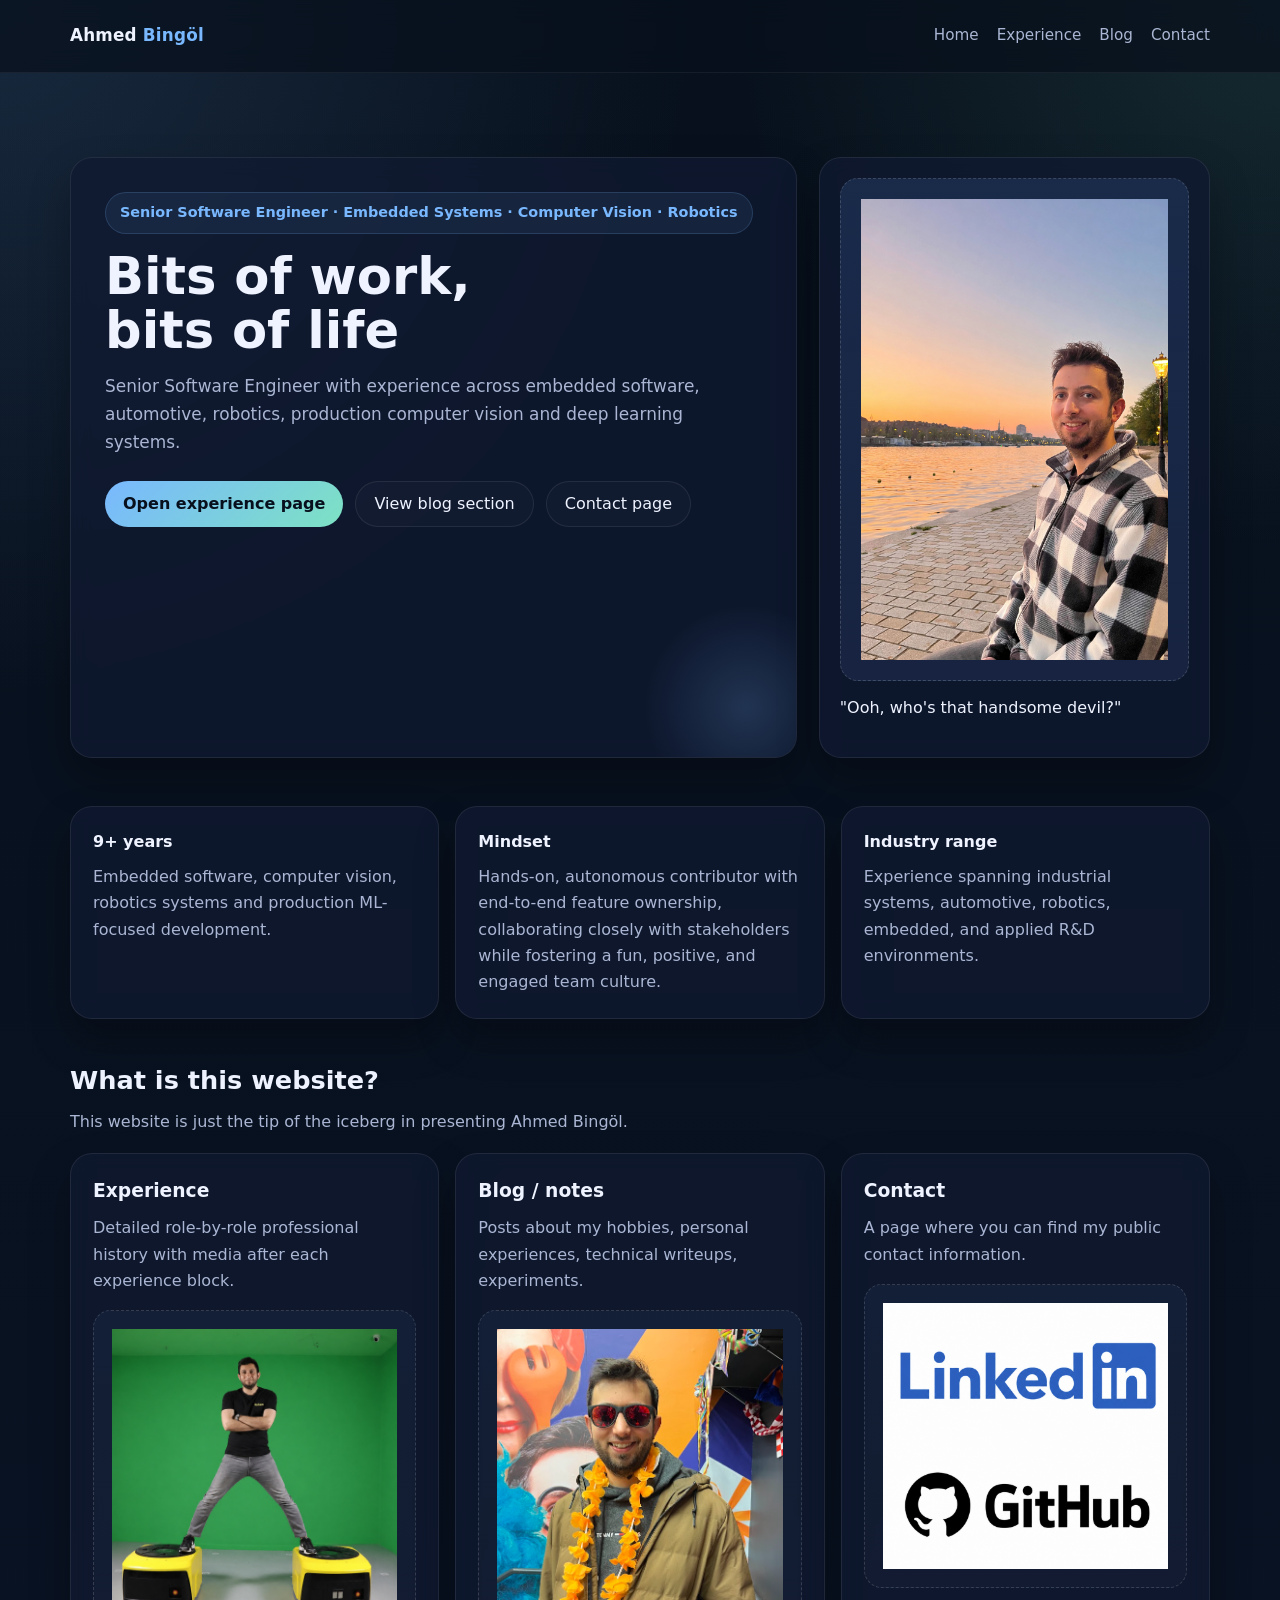
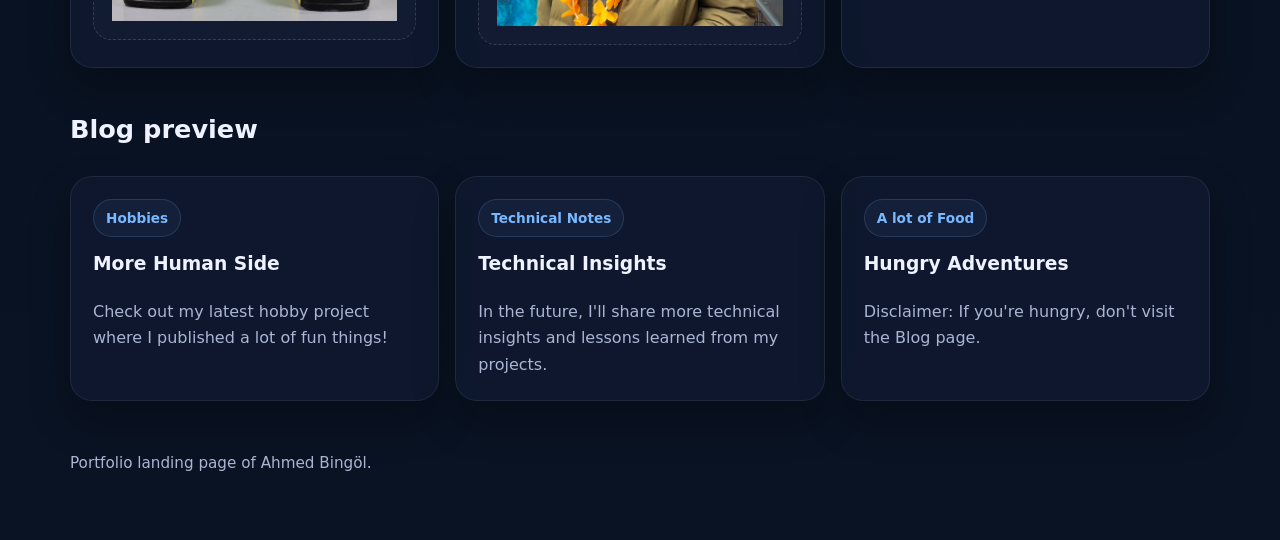
<file: index.html>
<!DOCTYPE html>
<html lang="en">
<head>
  <meta charset="UTF-8" />
  <meta name="viewport" content="width=device-width, initial-scale=1.0" />
  <title>Ahmed Bingöl | Portfolio</title>
  <meta name="description" content="Portfolio website for Ahmed Bingöl - Senior Software Engineer, Embedded Systems, Computer Vision, and Robotics." />
  
  <!-- Google tag (gtag.js) -->
  <script async src="https://www.googletagmanager.com/gtag/js?id=G-4FM8ND76WZ"></script>
  <script>
    window.dataLayer = window.dataLayer || [];
    function gtag(){dataLayer.push(arguments);}
    gtag('js', new Date());
    gtag('config', 'G-4FM8ND76WZ');
  </script>
  
  <style>
    :root {
      --bg: #08111f;
      --bg-soft: #101a31;
      --panel: rgba(16, 26, 49, 0.76);
      --panel-2: rgba(20, 34, 63, 0.86);
      --line: rgba(255,255,255,0.08);
      --text: #eef3ff;
      --muted: #aab6d3;
      --accent: #79b8ff;
      --accent-2: #7de2c3;
      --shadow: 0 20px 40px rgba(0,0,0,0.28);
      --radius: 22px;
      --max: 1140px;
    }

    * { box-sizing: border-box; }
    html { scroll-behavior: smooth; }
    body {
      margin: 0;
      font-family: Inter, ui-sans-serif, system-ui, -apple-system, BlinkMacSystemFont, "Segoe UI", sans-serif;
      background:
        radial-gradient(circle at top left, rgba(121,184,255,0.15), transparent 28%),
        radial-gradient(circle at top right, rgba(125,226,195,0.12), transparent 22%),
        linear-gradient(180deg, #07101c 0%, #0a1324 100%);
      color: var(--text);
      line-height: 1.65;
    }

    a { color: inherit; text-decoration: none; }
    img { display: block; max-width: 100%; }

    .container {
      width: min(calc(100% - 32px), var(--max));
      margin: 0 auto;
    }

    .nav {
      position: sticky;
      top: 0;
      z-index: 40;
      backdrop-filter: blur(12px);
      background: rgba(7, 16, 28, 0.72);
      border-bottom: 1px solid rgba(255,255,255,0.06);
    }

    .nav-inner {
      min-height: 72px;
      display: flex;
      align-items: center;
      justify-content: space-between;
      gap: 20px;
    }

    .brand {
      font-size: 1.05rem;
      font-weight: 800;
      letter-spacing: 0.2px;
    }

    .brand span { color: var(--accent); }

    .nav-links {
      display: flex;
      gap: 18px;
      flex-wrap: wrap;
      font-size: 0.95rem;
      color: var(--muted);
    }

    .nav-links a:hover,
    .text-link:hover { color: var(--text); }

    .hero {
      padding: 84px 0 28px;
    }

    .hero-grid {
      display: grid;
      grid-template-columns: 1.3fr 0.7fr;
      gap: 22px;
      align-items: stretch;
    }

    .card,
    .photo-card,
    .mini-card,
    .preview-card,
    .blog-card {
      border: 1px solid var(--line);
      border-radius: var(--radius);
      background: var(--panel);
      backdrop-filter: blur(10px);
      box-shadow: var(--shadow);
    }

    .hero-card {
      padding: 34px;
      position: relative;
      overflow: hidden;
    }

    .hero-card::after {
      content: "";
      position: absolute;
      right: -70px;
      bottom: -70px;
      width: 240px;
      height: 240px;
      background: radial-gradient(circle, rgba(121,184,255,0.18), transparent 60%);
      pointer-events: none;
    }

    .eyebrow {
      display: inline-flex;
      padding: 8px 14px;
      border-radius: 999px;
      font-size: 0.9rem;
      font-weight: 700;
      color: var(--accent);
      background: rgba(121,184,255,0.08);
      border: 1px solid rgba(121,184,255,0.18);
      margin-bottom: 16px;
    }

    h1, h2, h3, h4, p { margin-top: 0; }

    h1 {
      font-size: clamp(2.2rem, 4vw, 4.2rem);
      line-height: 1.05;
      margin-bottom: 16px;
      max-width: 11ch;
    }

    .lead {
      color: var(--muted);
      font-size: 1.06rem;
      max-width: 64ch;
      margin-bottom: 24px;
    }

    .hero-actions {
      display: flex;
      gap: 12px;
      flex-wrap: wrap;
    }

    .button {
      display: inline-flex;
      align-items: center;
      justify-content: center;
      min-height: 46px;
      padding: 0 18px;
      border-radius: 999px;
      border: 1px solid var(--line);
      background: rgba(255,255,255,0.02);
      transition: transform 0.15s ease, border-color 0.15s ease, background 0.15s ease;
    }

    .button:hover {
      transform: translateY(-1px);
      border-color: rgba(121,184,255,0.34);
      background: rgba(255,255,255,0.04);
    }

    .button.primary {
      background: linear-gradient(135deg, var(--accent), var(--accent-2));
      color: #07101c;
      border: none;
      font-weight: 800;
    }

    .photo-card {
      padding: 20px;
      display: flex;
      flex-direction: column;
      justify-content: center;
      gap: 14px;
    }

    .photo-placeholder {
      width: 100%;
      aspect-ratio: 4 / 5;
      border-radius: 18px;
      border: 1px dashed rgba(255,255,255,0.16);
      background:
        linear-gradient(180deg, rgba(121,184,255,0.07), rgba(255,255,255,0.02)),
        var(--panel-2);
      display: flex;
      align-items: center;
      justify-content: center;
      text-align: center;
      color: var(--muted);
      padding: 20px;
    }

    .photo-card code,
    .image-placeholder code {
      color: var(--accent-2);
      font-family: ui-monospace, SFMono-Regular, Menlo, monospace;
      font-size: 0.88rem;
    }

    .mini-grid,
    .preview-grid,
    .blog-grid {
      display: grid;
      grid-template-columns: repeat(3, 1fr);
      gap: 16px;
    }

    .mini-card,
    .preview-card,
    .blog-card {
      padding: 22px;
    }

    .mini-card strong,
    .preview-card h3 {
      display: block;
      margin-bottom: 8px;
    }

    .mini-card p,
    .preview-card p,
    .blog-card p,
    .split-card p {
      color: var(--muted);
      margin-bottom: 0;
    }

    section {
      padding: 20px 0;
    }

    .section-head {
      display: flex;
      justify-content: space-between;
      align-items: end;
      gap: 18px;
      margin-bottom: 18px;
    }

    .section-head h2 {
      font-size: clamp(1.5rem, 2vw, 2.2rem);
      margin-bottom: 8px;
    }

    .section-head p {
      color: var(--muted);
      margin-bottom: 0;
      max-width: 66ch;
    }

    .split-grid {
      display: grid;
      grid-template-columns: 1fr 1fr;
      gap: 18px;
    }

    .split-card {
      padding: 26px;
    }

    .tag {
      display: inline-flex;
      padding: 7px 12px;
      border-radius: 999px;
      border: 1px solid rgba(125,226,195,0.2);
      color: var(--accent-2);
      background: rgba(125,226,195,0.06);
      font-size: 0.85rem;
      font-weight: 700;
      margin-bottom: 12px;
    }

    .image-placeholder {
      margin-top: 16px;
      min-height: 150px;
      border: 1px dashed rgba(255,255,255,0.15);
      border-radius: 18px;
      background: linear-gradient(180deg, rgba(121,184,255,0.05), rgba(255,255,255,0.02));
      display: flex;
      align-items: center;
      justify-content: center;
      text-align: center;
      padding: 18px;
      color: var(--muted);
    }

    .blog-tag {
      display: inline-flex;
      padding: 7px 12px;
      border-radius: 999px;
      border: 1px solid rgba(121,184,255,0.18);
      color: var(--accent);
      background: rgba(121,184,255,0.06);
      font-size: 0.85rem;
      font-weight: 700;
      margin-bottom: 12px;
    }

    .footer {
      padding: 30px 0 64px;
      color: var(--muted);
      font-size: 0.95rem;
    }

    @media (max-width: 980px) {
      .hero-grid,
      .mini-grid,
      .preview-grid,
      .split-grid,
      .blog-grid {
        grid-template-columns: 1fr;
      }
    }

    @media (max-width: 760px) {
      .hero-card,
      .photo-card,
      .mini-card,
      .preview-card,
      .split-card,
      .blog-card {
        padding: 20px;
      }

      .nav-inner,
      .section-head {
        display: block;
      }

      .nav-links {
        margin-top: 12px;
      }
    }
  </style>
</head>
<body>
  <header class="nav">
    <div class="container nav-inner">
      <a class="brand" href="index.html">Ahmed <span>Bingöl</span></a>
      <nav class="nav-links">
        <a href="index.html">Home</a>
        <a href="experience.html">Experience</a>
        <a href="blog.html">Blog</a>
        <a href="contact.html">Contact</a>
      </nav>
    </div>
  </header>

  <main class="container">
    <section class="hero">
      <div class="hero-grid">
        <article class="card hero-card">
          <div class="eyebrow">Senior Software Engineer · Embedded Systems · Computer Vision · Robotics</div>
          <h1>Bits of work, bits of life</h1>
          <p class="lead">
            Senior Software Engineer with experience across embedded software, automotive,
            robotics, production computer vision and deep learning systems. 
          </p>
          <div class="hero-actions">
            <a class="button primary" href="experience.html">Open experience page</a>
            <a class="button" href="blog.html">View blog section</a>
            <a class="button" href="contact.html">Contact page</a>
          </div>
        </article>

       <aside class="photo-card">
        <div class="photo-placeholder">
            <img src="images/profile.jpg" alt="Portrait of Ahmed Bingöl" class="profile-photo">
        </div>
        <p>
            "Ooh, who's that handsome devil?"
        </p>
        </aside>
      </div>
    </section>

    <section>
      <div class="mini-grid">
        <article class="mini-card">
          <strong>9+ years</strong>
          <p>Embedded software, computer vision, robotics systems and production ML-focused development.</p>
        </article>
        <article class="mini-card">
          <strong>Mindset</strong>
          <p>Hands-on, autonomous contributor with end-to-end feature ownership, collaborating closely with stakeholders while fostering a fun, positive, and engaged team culture.</p>
        </article>
        <article class="mini-card">
          <strong>Industry range</strong>
          <p>Experience spanning industrial systems, automotive, robotics, embedded, and applied R&amp;D environments.</p>
        </article>
      </div>
    </section>

    <section>
      <div class="section-head">
        <div>
          <h2>What is this website?</h2>
          <p>This website is just the tip of the iceberg in presenting Ahmed Bingöl.</p>
        </div>
      </div>
      <div class="preview-grid">
       <article class="preview-card">
        <h3>Experience</h3>
        <p>
            Detailed role-by-role professional history with media after each experience block.
        </p>
        <div class="image-placeholder">
            <img src="images/home-experience-preview.jpg" alt="Experience preview image" class="preview-image">
        </div>
        </article>
        <article class="preview-card">
          <h3>Blog / notes</h3>
          <p>
            Posts about my hobbies, personal experiences, technical writeups, experiments.
          </p>
            <div class="image-placeholder">
                <img src="images/home-blog.png" alt="Blog preview image" class="preview-image">
            </div>
        </article>
        <article class="preview-card">
          <h3>Contact</h3>
          <p>
            A page where you can find my public contact information.
          </p>
          <div class="image-placeholder">
            <img src="images/home-contact-preview.png" alt="Contact preview image" class="preview-image">
          </div>
        </article>
      </div>
    </section>

    <section>
      <div class="section-head">
        <div>
          <h2>Blog preview</h2>
        </div>
      </div>
      <div class="blog-grid">
        <article class="blog-card">
          <span class="blog-tag">Hobbies</span>
          <h3>More Human Side</h3>
          <p>Check out my latest hobby project where I published a lot of fun things!</p>
        </article>
        <article class="blog-card">
          <span class="blog-tag">Technical Notes</span>
          <h3>Technical Insights</h3>
          <p>In the future, I'll share more technical insights and lessons learned from my projects.</p>
        </article>
        <article class="blog-card">
          <span class="blog-tag">A lot of Food</span>
          <h3>Hungry Adventures</h3>
          <p>Disclaimer: If you're hungry, don't visit the Blog page.</p>
        </article>
      </div>
    </section>
  </main>

  <footer class="container footer">
    Portfolio landing page of Ahmed Bingöl.
  </footer>
</body>
</html>
</file>
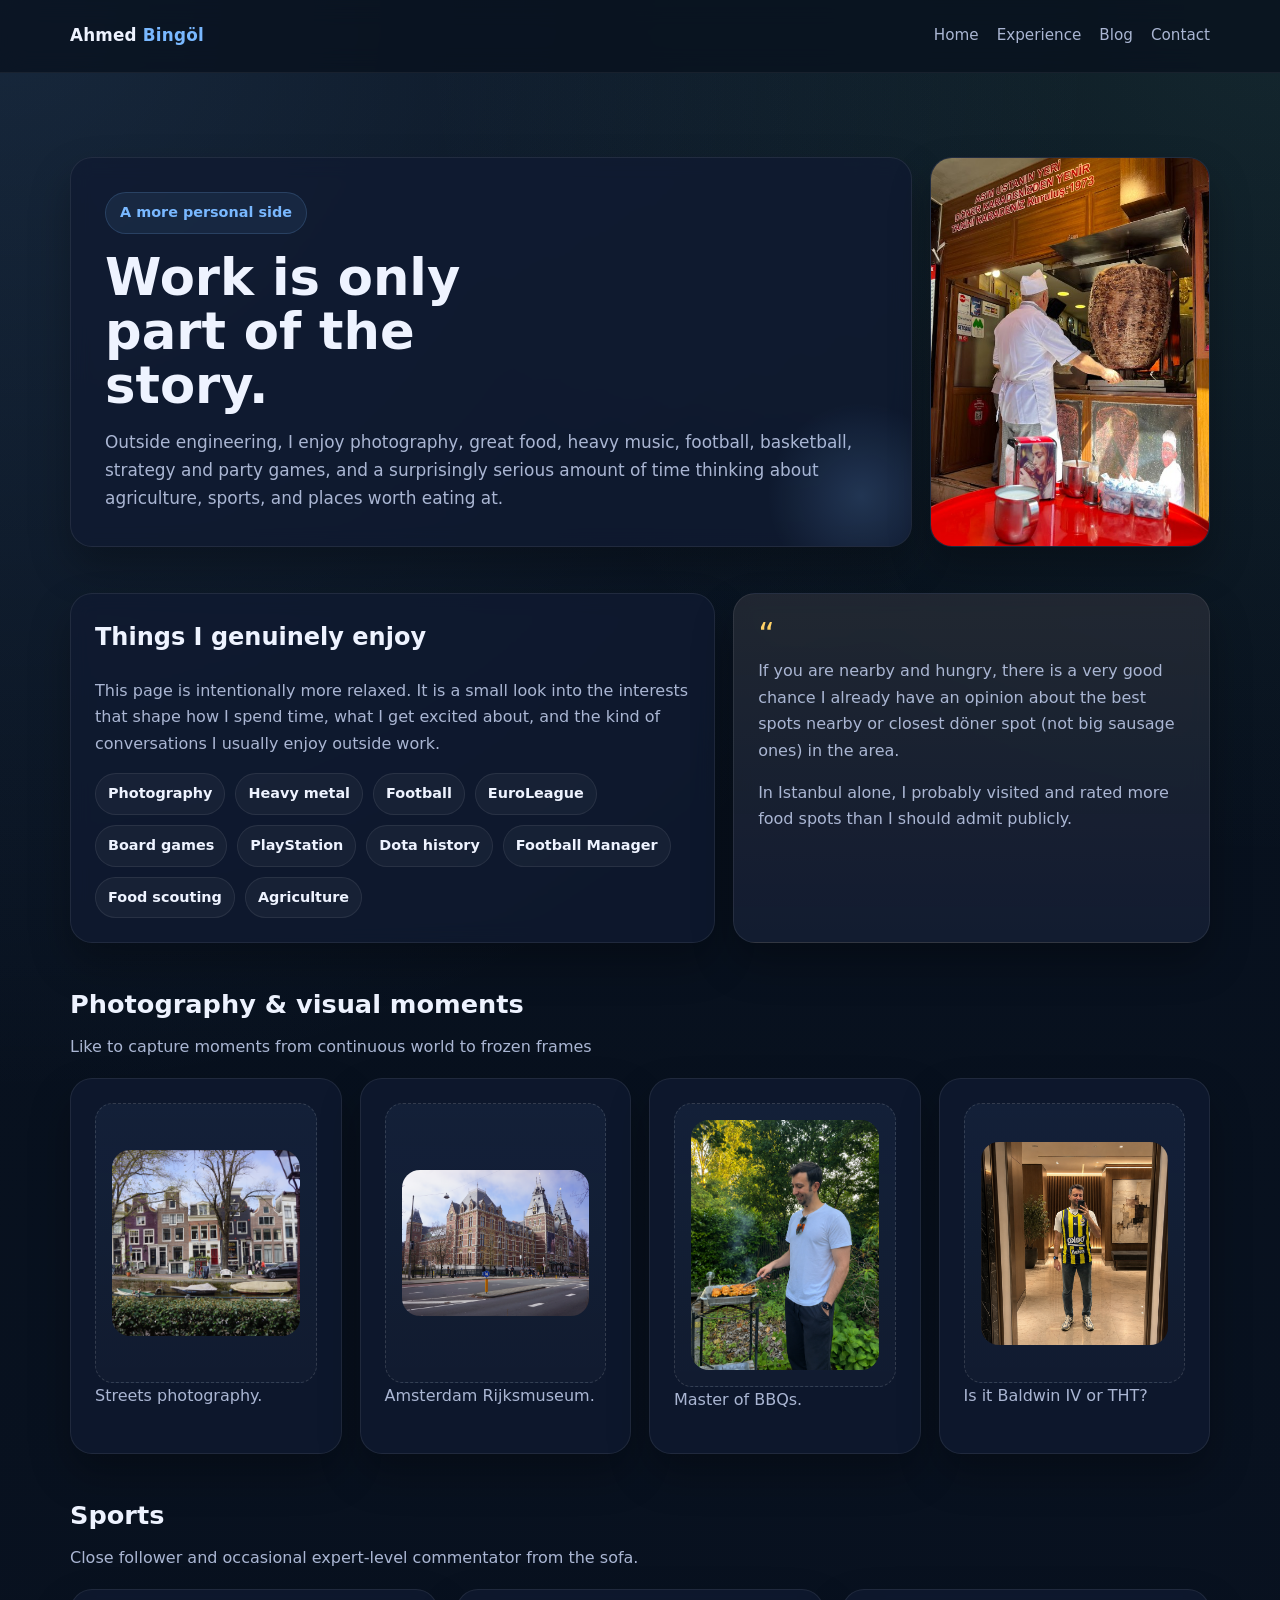
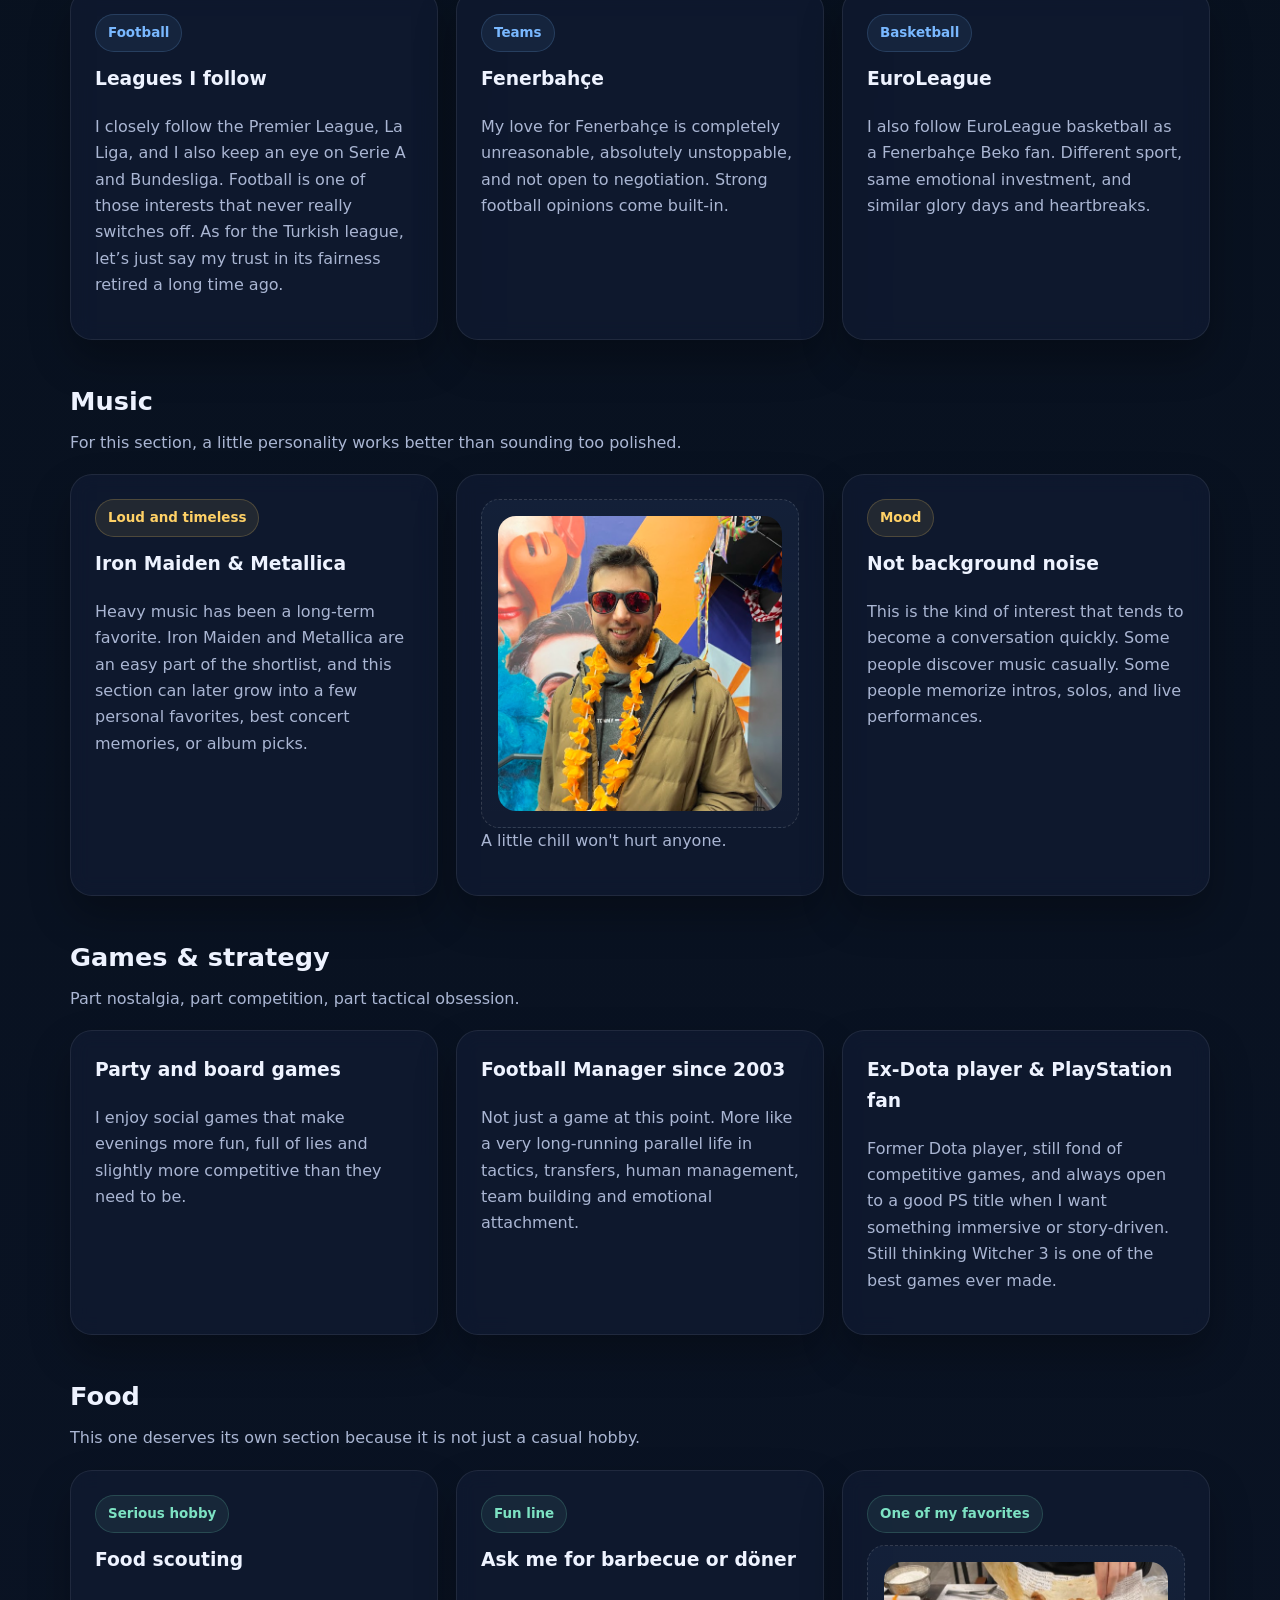
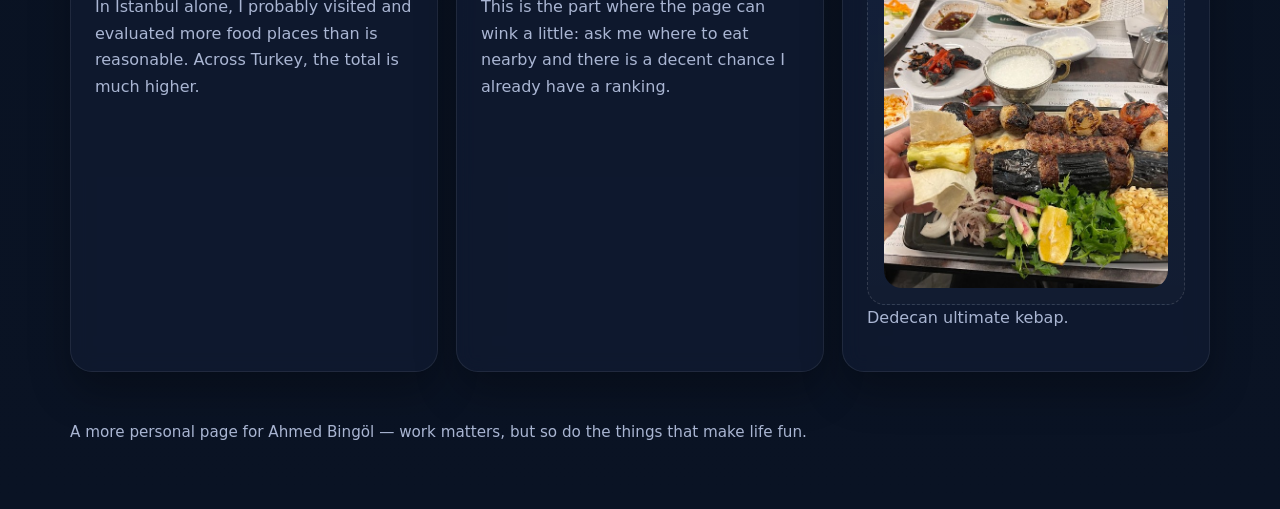
<file: blog.html>
<!DOCTYPE html>
<html lang="en">
<head>
  <meta charset="UTF-8" />
  <meta name="viewport" content="width=device-width, initial-scale=1.0" />
  <title>Ahmed Bingöl | Hobbies</title>
  <meta name="description" content="A more personal page about Ahmed Bingöl's hobbies, interests, music, sports, photography, food and games." />

  <!-- Google tag (gtag.js) -->
  <script async src="https://www.googletagmanager.com/gtag/js?id=G-4FM8ND76WZ"></script>
  <script>
    window.dataLayer = window.dataLayer || [];
    function gtag(){dataLayer.push(arguments);}
    gtag('js', new Date());
    gtag('config', 'G-4FM8ND76WZ');
  </script>

  <style>
    :root {
      --bg: #08111f;
      --panel: rgba(16, 26, 49, 0.78);
      --panel-2: rgba(20, 34, 63, 0.9);
      --line: rgba(255,255,255,0.08);
      --text: #eef3ff;
      --muted: #aab6d3;
      --accent: #79b8ff;
      --accent-2: #7de2c3;
      --accent-3: #ffd166;
      --shadow: 0 20px 40px rgba(0,0,0,0.28);
      --radius: 22px;
      --max: 1140px;
    }

    * { box-sizing: border-box; }
    html {
      scroll-behavior: smooth;
      overflow-x: hidden;
    }

    body {
      margin: 0;
      overflow-x: hidden;
      font-family: Inter, ui-sans-serif, system-ui, -apple-system, BlinkMacSystemFont, "Segoe UI", sans-serif;
      color: var(--text);
      line-height: 1.65;
      background:
        radial-gradient(circle at top left, rgba(121,184,255,0.14), transparent 28%),
        radial-gradient(circle at top right, rgba(125,226,195,0.11), transparent 22%),
        linear-gradient(180deg, #07101c 0%, #0a1324 100%);
    }

    a { color: inherit; text-decoration: none; }
    img { display: block; max-width: 100%; }

    .container {
      width: min(calc(100% - 32px), var(--max));
      margin: 0 auto;
    }

    .nav {
      position: sticky;
      top: 0;
      z-index: 40;
      backdrop-filter: blur(12px);
      background: rgba(7, 16, 28, 0.72);
      border-bottom: 1px solid rgba(255,255,255,0.06);
    }

    .nav-inner {
      min-height: 72px;
      display: flex;
      align-items: center;
      justify-content: space-between;
      gap: 20px;
    }

    .brand {
      font-size: 1.05rem;
      font-weight: 800;
      letter-spacing: 0.2px;
    }

    .brand span { color: var(--accent); }

    .nav-links {
      display: flex;
      gap: 18px;
      flex-wrap: wrap;
      font-size: 0.95rem;
      color: var(--muted);
    }

    .nav-links a:hover { color: var(--text); }

    .hero {
      padding: 84px 0 26px;
    }

    .hero-card,
    .card,
    .quote-card,
    .interest-card,
    .gallery-card,
    .music-card,
    .sports-card,
    .food-card {
      border: 1px solid var(--line);
      border-radius: var(--radius);
      background: var(--panel);
      backdrop-filter: blur(10px);
      box-shadow: var(--shadow);
    }

    .hero-card {
      padding: 34px;
      position: relative;
      overflow: hidden;
    }

    .hero-card::after {
      content: "";
      position: absolute;
      right: -60px;
      bottom: -60px;
      width: 220px;
      height: 220px;
      background: radial-gradient(circle, rgba(121,184,255,0.18), transparent 60%);
      pointer-events: none;
    }

    .eyebrow {
      display: inline-flex;
      padding: 8px 14px;
      border-radius: 999px;
      font-size: 0.9rem;
      font-weight: 700;
      color: var(--accent);
      background: rgba(121,184,255,0.08);
      border: 1px solid rgba(121,184,255,0.18);
      margin-bottom: 16px;
    }

    h1, h2, h3, h4, p { margin-top: 0; }

    h1 {
      font-size: clamp(2.1rem, 4vw, 4rem);
      line-height: 1.06;
      margin-bottom: 16px;
      max-width: 12ch;
    }

    .lead {
      color: var(--muted);
      font-size: 1.06rem;
      max-width: 72ch;
      margin-bottom: 0;
    }

    section { padding: 20px 0; }

    .section-head {
      display: flex;
      justify-content: space-between;
      align-items: end;
      gap: 20px;
      margin-bottom: 18px;
    }

    .section-head h2 {
      font-size: clamp(1.45rem, 2vw, 2.2rem);
      margin-bottom: 8px;
    }

    .section-head p {
      color: var(--muted);
      margin-bottom: 0;
      max-width: 68ch;
    }

    .intro-grid,
    .music-grid,
    .gallery-grid,
    .sports-grid,
    .food-grid,
    .small-grid {
      display: grid;
      gap: 18px;
    }

    .intro-grid {
      grid-template-columns: 1.15fr 0.85fr;
    }

    .music-grid,
    .sports-grid,
    .food-grid,
    .small-grid {
      grid-template-columns: repeat(3, 1fr);
    }

    .gallery-grid {
      grid-template-columns: repeat(4, 1fr);
    }

    .card,
    .quote-card,
    .interest-card,
    .gallery-card,
    .music-card,
    .sports-card,
    .food-card {
      padding: 24px;
      min-width: 0;
    }

    .card p,
    .quote-card p,
    .interest-card p,
    .gallery-card p,
    .music-card p,
    .sports-card p,
    .food-card p,
    .interest-card li,
    .card li {
      color: var(--muted);
    }

    .quote-card {
      background:
        linear-gradient(180deg, rgba(255,209,102,0.08), rgba(255,255,255,0.02)),
        var(--panel);
    }

    .quote-mark {
      font-size: 2rem;
      line-height: 1;
      color: var(--accent-3);
      margin-bottom: 8px;
    }

    .tag-row {
      display: flex;
      flex-wrap: wrap;
      gap: 10px;
      margin-top: 14px;
    }

    .tag {
      display: inline-flex;
      align-items: center;
      padding: 8px 12px;
      border-radius: 999px;
      font-size: 0.9rem;
      font-weight: 700;
      color: var(--text);
      background: rgba(255,255,255,0.04);
      border: 1px solid var(--line);
    }

    .interest-list {
      margin: 0;
      padding-left: 18px;
    }

    .interest-list li { margin-bottom: 10px; }

    .placeholder-image {
      width: 100%;
      min-height: 185px;
      border-radius: 18px;
      border: 1px dashed rgba(255,255,255,0.14);
      background: linear-gradient(180deg, rgba(121,184,255,0.06), rgba(255,255,255,0.02));
      display: flex;
      align-items: center;
      justify-content: center;
      text-align: center;
      padding: 16px;
      color: var(--muted);
      overflow: hidden;
    }

    .placeholder-image.tall {
      min-height: 280px;
    }

    .placeholder-image code {
      color: var(--accent-2);
      font-family: ui-monospace, SFMono-Regular, Menlo, monospace;
      font-size: 0.85rem;
      word-break: break-word;
    }

    .pill {
      display: inline-flex;
      padding: 7px 12px;
      border-radius: 999px;
      font-size: 0.84rem;
      font-weight: 700;
      margin-bottom: 12px;
    }

    .pill.music {
      background: rgba(255,209,102,0.09);
      color: var(--accent-3);
      border: 1px solid rgba(255,209,102,0.2);
    }

    .pill.sports {
      background: rgba(121,184,255,0.08);
      color: var(--accent);
      border: 1px solid rgba(121,184,255,0.18);
    }

    .pill.food {
      background: rgba(125,226,195,0.08);
      color: var(--accent-2);
      border: 1px solid rgba(125,226,195,0.18);
    }

    .footer {
      padding: 28px 0 64px;
      color: var(--muted);
      font-size: 0.95rem;
    }

    @media (max-width: 980px) {
      .intro-grid,
      .music-grid,
      .sports-grid,
      .food-grid,
      .small-grid,
      .gallery-grid {
        grid-template-columns: 1fr;
      }
    }

    @media (max-width: 760px) {
      .hero-card,
      .card,
      .quote-card,
      .interest-card,
      .gallery-card,
      .music-card,
      .sports-card,
      .food-card {
        padding: 20px;
      }

      .nav-inner,
      .section-head {
        display: block;
      }

      .nav-links {
        margin-top: 12px;
      }
    }
  </style>
  <link rel="stylesheet" href="style.css">
</head>
<body>
  <header class="nav">
    <div class="container nav-inner">
      <a class="brand" href="index.html">Ahmed <span>Bingöl</span></a>
      <nav class="nav-links">
        <a href="index.html">Home</a>
        <a href="experience.html">Experience</a>
        <a href="blog.html">Blog</a>
        <a href="contact.html">Contact</a>
      </nav>
    </div>
  </header>

  <main class="container">
    <section class="hero">
        <div class="hero-split">
            <article class="hero-card">
            <div class="eyebrow">A more personal side</div>
            <h1>Work is only part of the story.</h1>
            <p class="lead">
                Outside engineering, I enjoy photography, great food, heavy music, football, basketball, strategy and party games,
                and a surprisingly serious amount of time thinking about agriculture, sports, and places worth eating at.
            </p>
            </article>

            <aside class="hero-image-card">
            <img src="images/hobby-1.jpg" alt="Hobby image" class="hero-side-image">
            </aside>
        </div>
    </section>

    <section>
      <div class="intro-grid">
        <article class="card">
          <h2>Things I genuinely enjoy</h2>
          <p>
            This page is intentionally more relaxed. It is a small look into the interests that shape how I spend time,
            what I get excited about, and the kind of conversations I usually enjoy outside work.
          </p>
          <div class="tag-row">
            <span class="tag">Photography</span>
            <span class="tag">Heavy metal</span>
            <span class="tag">Football</span>
            <span class="tag">EuroLeague</span>
            <span class="tag">Board games</span>
            <span class="tag">PlayStation</span>
            <span class="tag">Dota history</span>
            <span class="tag">Football Manager</span>
            <span class="tag">Food scouting</span>
            <span class="tag">Agriculture</span>
          </div>
        </article>

        <aside class="quote-card">
          <div class="quote-mark">“</div>
          <p>
            If you are nearby and hungry, there is a very good chance I already have an opinion about the best spots nearby or closest döner spot (not big sausage ones) in the area.
          </p>
          <p>
            In Istanbul alone, I probably visited and rated more food spots than I should admit publicly.
          </p>
        </aside>
      </div>
    </section>

    <section>
      <div class="section-head">
        <div>
          <h2>Photography & visual moments</h2>
          <p>Like to capture moments from continuous world to frozen frames </p>
        </div>
      </div>
      <div class="gallery-grid">
        <article class="gallery-card">
          <div class="placeholder-image tall">
            <div>
              <img src="images/hobbies-photo.png" alt="Blog image" class="preview-image">
            </div>
          </div>
          <p>Streets photography.</p>
        </article>
        <article class="gallery-card">
          <div class="placeholder-image tall">
            <div>
              <img src="images/hobbies-photo-2.png" alt="Blog image" class="preview-image">
            </div>
          </div>
          <p>Amsterdam Rijksmuseum.</p>
        </article>
        <article class="gallery-card">
          <div class="placeholder-image tall">
            <div>
              <img src="images/blog-bbq.png" alt="Blog image" class="preview-image">
            </div>
          </div>
          <p>Master of BBQs.</p>

        </article>
        <article class="gallery-card">
          <div class="placeholder-image tall">
            <div>
              <img src="images/blog-fb.png" alt="Blog image" class="preview-image">
            </div>
          </div>
          <p>
            Is it Baldwin IV or THT?
            <br>
          </p>
        </article>
      </div>
    </section>

    <section>
      <div class="section-head">
        <div>
          <h2>Sports</h2>
          <p>Close follower and occasional expert-level commentator from the sofa.</p>
        </div>
      </div>
      <div class="sports-grid">
        <article class="sports-card">
            <span class="pill sports">Football</span>
            <h3>Leagues I follow</h3>
            <p>
                I closely follow the Premier League, La Liga, and I also keep an eye on Serie A and Bundesliga.
                Football is one of those interests that never really switches off.
                As for the Turkish league, let’s just say my trust in its fairness retired a long time ago.
            </p>
            </article>
        <article class="sports-card">
            <span class="pill sports">Teams</span>
            <h3>Fenerbahçe</h3>
            <p>
                My love for Fenerbahçe is completely unreasonable, absolutely unstoppable, and not open to negotiation.
                Strong football opinions come built-in.
            </p>
            </article>
        <article class="sports-card">
            <span class="pill sports">Basketball</span>
            <h3>EuroLeague</h3>
            <p>
                I also follow EuroLeague basketball as a Fenerbahçe Beko fan.
                Different sport, same emotional investment, and similar glory days and heartbreaks. 
            </p>
            </article>
      </div>
    </section>

     <section>
      <div class="section-head">
        <div>
          <h2>Music</h2>
          <p>For this section, a little personality works better than sounding too polished.</p>
        </div>
      </div>
      <div class="music-grid">
        <article class="music-card">
          <span class="pill music">Loud and timeless</span>
          <h3>Iron Maiden & Metallica</h3>
          <p>
            Heavy music has been a long-term favorite. Iron Maiden and Metallica are an easy part of the shortlist,
            and this section can later grow into a few personal favorites, best concert memories, or album picks.
          </p>
        </article>
        <article class="music-card">
          <div class="placeholder-image">
            <div>
              <img src="images/home-blog.png" alt="Blog image" class="preview-image">
            </div>
          </div>
          <p>A little chill won't hurt anyone.</p>
        </article>
        <article class="music-card">
          <span class="pill music">Mood</span>
          <h3>Not background noise</h3>
          <p>
            This is the kind of interest that tends to become a conversation quickly. Some people discover music casually.
            Some people memorize intros, solos, and live performances.
          </p>
        </article>
      </div>
    </section>

    <section>
      <div class="section-head">
        <div>
          <h2>Games & strategy</h2>
          <p>Part nostalgia, part competition, part tactical obsession.</p>
        </div>
      </div>
      <div class="small-grid">
        <article class="interest-card">
          <h3>Party and board games</h3>
          <p>
            I enjoy social games that make evenings more fun, full of lies and slightly more competitive than they need to be.
          </p>
        </article>
        <article class="interest-card">
          <h3>Football Manager since 2003</h3>
          <p>
            Not just a game at this point. More like a very long-running parallel life in tactics, transfers, human management, team building and emotional attachment. 
          </p>
        </article>
        <article class="interest-card">
          <h3>Ex-Dota player & PlayStation fan</h3>
          <p>
            Former Dota player, still fond of competitive games, and always open to a good PS title when I want something immersive or story-driven.
            Still thinking Witcher 3 is one of the best games ever made.
          </p>
        </article>
      </div>
    </section>

    <section>
      <div class="section-head">
        <div>
          <h2>Food</h2>
          <p>This one deserves its own section because it is not just a casual hobby.</p>
        </div>
      </div>
      <div class="food-grid">
        <article class="food-card">
          <span class="pill food">Serious hobby</span>
          <h3>Food scouting</h3>
          <p>
            In Istanbul alone, I probably visited and evaluated more food places than is reasonable. Across Turkey, the total is much higher.
          </p>
        </article>
        <article class="food-card">
          <span class="pill food">Fun line</span>
          <h3>Ask me for barbecue or döner</h3>
          <p>
            This is the part where the page can wink a little: ask me where to eat nearby and there is a decent chance I already have a ranking.
          </p>
        </article>
        <article class="food-card">
          <span class="pill food">One of my favorites</span>
          <div class="placeholder-image">
            <img src="images/hobbies-food-2.jpg" alt="Food photo" class="hobby-image">
          </div>
          <p>Dedecan ultimate kebap.</p>
        </article>
      </div>
    </section>
  </main>

  <footer class="container footer">
    A more personal page for Ahmed Bingöl — work matters, but so do the things that make life fun.
  </footer>
</body>
</html>
</file>
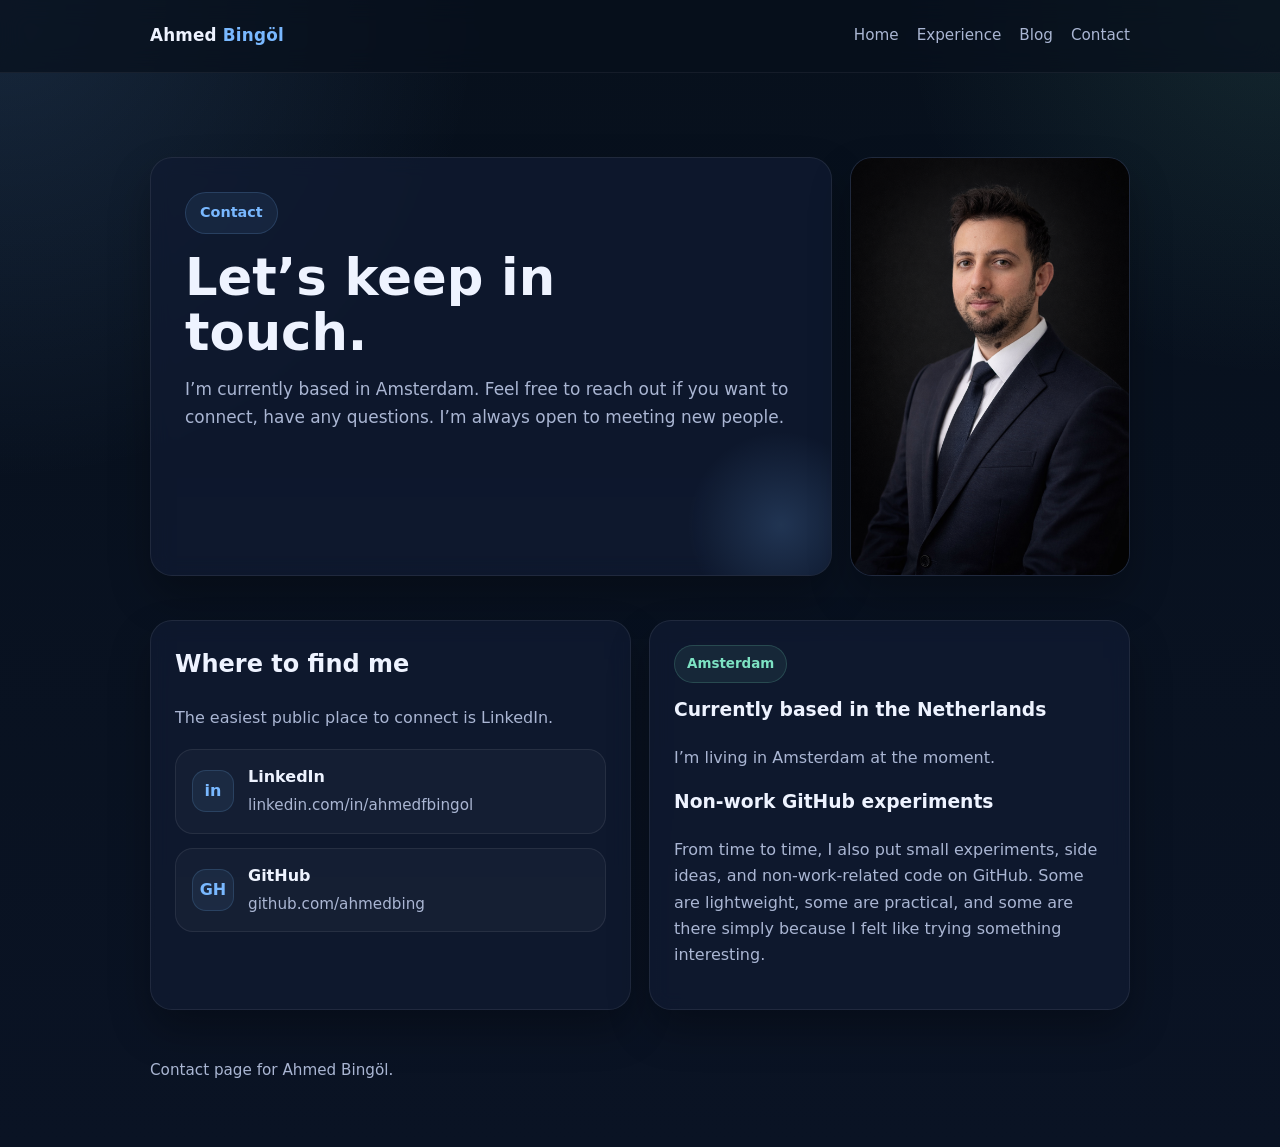
<file: contact.html>
<!DOCTYPE html>
<html lang="en">
<head>
  <meta charset="UTF-8" />
  <meta name="viewport" content="width=device-width, initial-scale=1.0" />
  <title>Ahmed Bingöl | Contact</title>
  <meta name="description" content="Contact page for Ahmed Bingöl." />

  <!-- Google tag (gtag.js) -->
  <script async src="https://www.googletagmanager.com/gtag/js?id=G-4FM8ND76WZ"></script>
  <script>
    window.dataLayer = window.dataLayer || [];
    function gtag(){dataLayer.push(arguments);}
    gtag('js', new Date());
    gtag('config', 'G-4FM8ND76WZ');
  </script>

  <style>
    :root {
      --bg: #08111f;
      --panel: rgba(16, 26, 49, 0.78);
      --panel-2: rgba(20, 34, 63, 0.9);
      --line: rgba(255,255,255,0.08);
      --text: #eef3ff;
      --muted: #aab6d3;
      --accent: #79b8ff;
      --accent-2: #7de2c3;
      --shadow: 0 20px 40px rgba(0,0,0,0.28);
      --radius: 22px;
      --max: 980px;
    }

    * { box-sizing: border-box; }

    html {
      scroll-behavior: smooth;
      overflow-x: hidden;
    }

    body {
      margin: 0;
      overflow-x: hidden;
      font-family: Inter, ui-sans-serif, system-ui, -apple-system, BlinkMacSystemFont, "Segoe UI", sans-serif;
      color: var(--text);
      line-height: 1.65;
      background:
        radial-gradient(circle at top left, rgba(121,184,255,0.14), transparent 28%),
        radial-gradient(circle at top right, rgba(125,226,195,0.11), transparent 22%),
        linear-gradient(180deg, #07101c 0%, #0a1324 100%);
    }

    a { color: inherit; text-decoration: none; }
    img { display: block; max-width: 100%; }

    .container {
      width: min(calc(100% - 32px), var(--max));
      margin: 0 auto;
    }

    .nav {
      position: sticky;
      top: 0;
      z-index: 40;
      backdrop-filter: blur(12px);
      background: rgba(7, 16, 28, 0.72);
      border-bottom: 1px solid rgba(255,255,255,0.06);
    }

    .nav-inner {
      min-height: 72px;
      display: flex;
      align-items: center;
      justify-content: space-between;
      gap: 20px;
    }

    .brand {
      font-size: 1.05rem;
      font-weight: 800;
      letter-spacing: 0.2px;
    }

    .brand span { color: var(--accent); }

    .nav-links {
      display: flex;
      gap: 18px;
      flex-wrap: wrap;
      font-size: 0.95rem;
      color: var(--muted);
    }

    .nav-links a:hover { color: var(--text); }

    .hero {
      padding: 84px 0 24px;
    }

    .hero-split {
      display: grid;
      grid-template-columns: minmax(0, 1fr) 280px;
      gap: 18px;
      align-items: stretch;
    }

    .hero-card,
    .hero-image-card,
    .contact-card,
    .note-card {
      border: 1px solid var(--line);
      border-radius: var(--radius);
      background: var(--panel);
      backdrop-filter: blur(10px);
      box-shadow: var(--shadow);
    }

    .hero-card {
      padding: 34px;
      position: relative;
      overflow: hidden;
      min-width: 0;
    }

    .hero-card::after {
      content: "";
      position: absolute;
      right: -60px;
      bottom: -60px;
      width: 220px;
      height: 220px;
      background: radial-gradient(circle, rgba(121,184,255,0.18), transparent 60%);
      pointer-events: none;
    }

    .hero-image-card {
      overflow: hidden;
      min-width: 0;
    }

    .hero-side-image {
      width: 100%;
      height: 100%;
      display: block;
      object-fit: cover;
      min-height: 100%;
    }

    .eyebrow {
      display: inline-flex;
      padding: 8px 14px;
      border-radius: 999px;
      font-size: 0.9rem;
      font-weight: 700;
      color: var(--accent);
      background: rgba(121,184,255,0.08);
      border: 1px solid rgba(121,184,255,0.18);
      margin-bottom: 16px;
    }

    h1, h2, h3, p { margin-top: 0; }

    h1 {
      font-size: clamp(2rem, 4vw, 3.8rem);
      line-height: 1.08;
      margin-bottom: 16px;
      max-width: 12ch;
    }

    .lead {
      color: var(--muted);
      font-size: 1.06rem;
      max-width: 64ch;
      margin-bottom: 0;
    }

    section { padding: 20px 0; }

    .contact-grid {
      display: grid;
      grid-template-columns: 1fr 1fr;
      gap: 18px;
    }

    .contact-card,
    .note-card {
      padding: 24px;
      min-width: 0;
    }

    .contact-card p,
    .note-card p,
    .contact-card li {
      color: var(--muted);
    }

    .contact-list {
      display: grid;
      gap: 14px;
      margin-top: 18px;
    }

    .contact-item {
      display: flex;
      align-items: center;
      gap: 14px;
      padding: 14px 16px;
      border: 1px solid var(--line);
      border-radius: 18px;
      background: rgba(255,255,255,0.03);
      min-width: 0;
    }

    .icon-box {
      width: 42px;
      height: 42px;
      border-radius: 14px;
      display: grid;
      place-items: center;
      background: rgba(121,184,255,0.08);
      border: 1px solid rgba(121,184,255,0.16);
      color: var(--accent);
      font-weight: 800;
      flex: 0 0 auto;
    }

    .contact-item strong {
      display: block;
      margin-bottom: 2px;
    }

    .contact-item span,
    .contact-item a {
      color: var(--muted);
      font-size: 0.95rem;
      overflow-wrap: anywhere;
    }

    .contact-item a:hover {
      color: var(--accent-2);
    }

    .pill {
      display: inline-flex;
      padding: 7px 12px;
      border-radius: 999px;
      font-size: 0.84rem;
      font-weight: 700;
      margin-bottom: 12px;
      background: rgba(125,226,195,0.08);
      color: var(--accent-2);
      border: 1px solid rgba(125,226,195,0.18);
    }

    .footer {
      padding: 28px 0 64px;
      color: var(--muted);
      font-size: 0.95rem;
    }

    @media (max-width: 900px) {
      .contact-grid {
        grid-template-columns: 1fr;
      }

      .hero-split {
        grid-template-columns: 1fr;
      }

      .hero-image-card {
        height: 300px;
      }
    }

    @media (max-width: 760px) {
      .hero-card,
      .contact-card,
      .note-card {
        padding: 20px;
      }

      .nav-inner {
        display: block;
      }

      .nav-links {
        margin-top: 12px;
      }

      .hero-image-card {
        height: 260px;
      }
    }
  </style>
</head>
<body>
  <header class="nav">
    <div class="container nav-inner">
      <a class="brand" href="index.html">Ahmed <span>Bingöl</span></a>
      <nav class="nav-links">
        <a href="index.html">Home</a>
        <a href="experience.html">Experience</a>
        <a href="blog.html">Blog</a>
        <a href="contact.html">Contact</a>
      </nav>
    </div>
  </header>

  <main class="container">
    <section class="hero">
      <div class="hero-split">
        <article class="hero-card">
          <div class="eyebrow">Contact</div>
          <h1>Let’s keep in touch.</h1>
          <p class="lead">
            I’m currently based in Amsterdam. Feel free to reach out if you want to connect, have any questions. 
            I’m always open to meeting new people.
          </p>
        </article>

        <aside class="hero-image-card">
          <img src="images/contact-profile.png" alt="Professional portrait of Ahmed Bingöl" class="hero-side-image">
        </aside>
      </div>
    </section>

    <section>
      <div class="contact-grid">
        <article class="contact-card">
          <h2>Where to find me</h2>
          <p>
            The easiest public place to connect is LinkedIn.
          </p>

          <div class="contact-list">
            <div class="contact-item">
              <div class="icon-box">in</div>
              <div>
                <strong>LinkedIn</strong>
                <span>
                  <a href="https://www.linkedin.com/in/ahmedfbingol" target="_blank" rel="noreferrer">
                    linkedin.com/in/ahmedfbingol
                  </a>
                </span>
              </div>
            </div>

            <div class="contact-item">
              <div class="icon-box">GH</div>
              <div>
                <strong>GitHub</strong>
                <span>
                  <a href="https://github.com/ahmedbing" target="_blank" rel="noreferrer">
                    github.com/ahmedbing
                  </a>
                </span>
              </div>
            </div>
          </div>
        </article>

        <aside class="note-card">
          <span class="pill">Amsterdam</span>
          <h3>Currently based in the Netherlands</h3>
          <p>
            I’m living in Amsterdam at the moment. 
          </p>

          <h3>Non-work GitHub experiments</h3>
          <p>
            From time to time, I also put small experiments, side ideas, and
            non-work-related code on GitHub. Some are lightweight, some are practical,
            and some are there simply because I felt like trying something interesting.
          </p>
        </aside>
      </div>
    </section>
  </main>

  <footer class="container footer">
    Contact page for Ahmed Bingöl.
  </footer>
</body>
</html>
</file>
<file: style.css>
.profile-photo {
  width: 100%;
  height: 100%;
  object-fit: cover;
  border-radius: 18px;
}

.gallery-thumb-image {
  position: relative;
}

.media-badge {
  position: absolute;
  right: 10px;
  bottom: 10px;
  padding: 6px 10px;
  border-radius: 999px;
  background: rgba(3, 8, 18, 0.78);
  border: 1px solid rgba(255,255,255,0.12);
  color: var(--text);
  font-size: 0.8rem;
  font-weight: 700;
}

.lightbox-stage video {
  max-width: 100%;
  max-height: calc(70vh - 32px);
  border-radius: 16px;
  background: #000;
}

.lightbox-thumb video {
  width: 100%;
  height: 100%;
  object-fit: cover;
}

.preview-image {
  width: 100%;
  height: 100%;
  object-fit: contain;
  border-radius: 18px;
}

.hero-split {
  display: grid;
  grid-template-columns: minmax(0, 1fr) 280px;
  gap: 18px;
  align-items: stretch;
}

.hero-card {
  min-width: 0;
}

.hero-image-card {
  border: 1px solid var(--line);
  border-radius: var(--radius);
  background: var(--panel);
  backdrop-filter: blur(10px);
  box-shadow: var(--shadow);
  overflow: hidden;
  min-width: 0;
  height: 100%;
  align-self: stretch;
}

.hero-side-image {
  width: 100%;
  height: 100%;
  min-height: 100%;
  object-fit: cover;
  display: block;
}

@media (max-width: 760px) {
  .hero-split {
    grid-template-columns: 1fr;
  }

  .hero-image-card {
    height: 260px;
  }
}

.hobby-image {
  width: 100%;
  height: 100%;
  object-fit: cover;
  border-radius: 18px;
  display: block;
}
</file>
